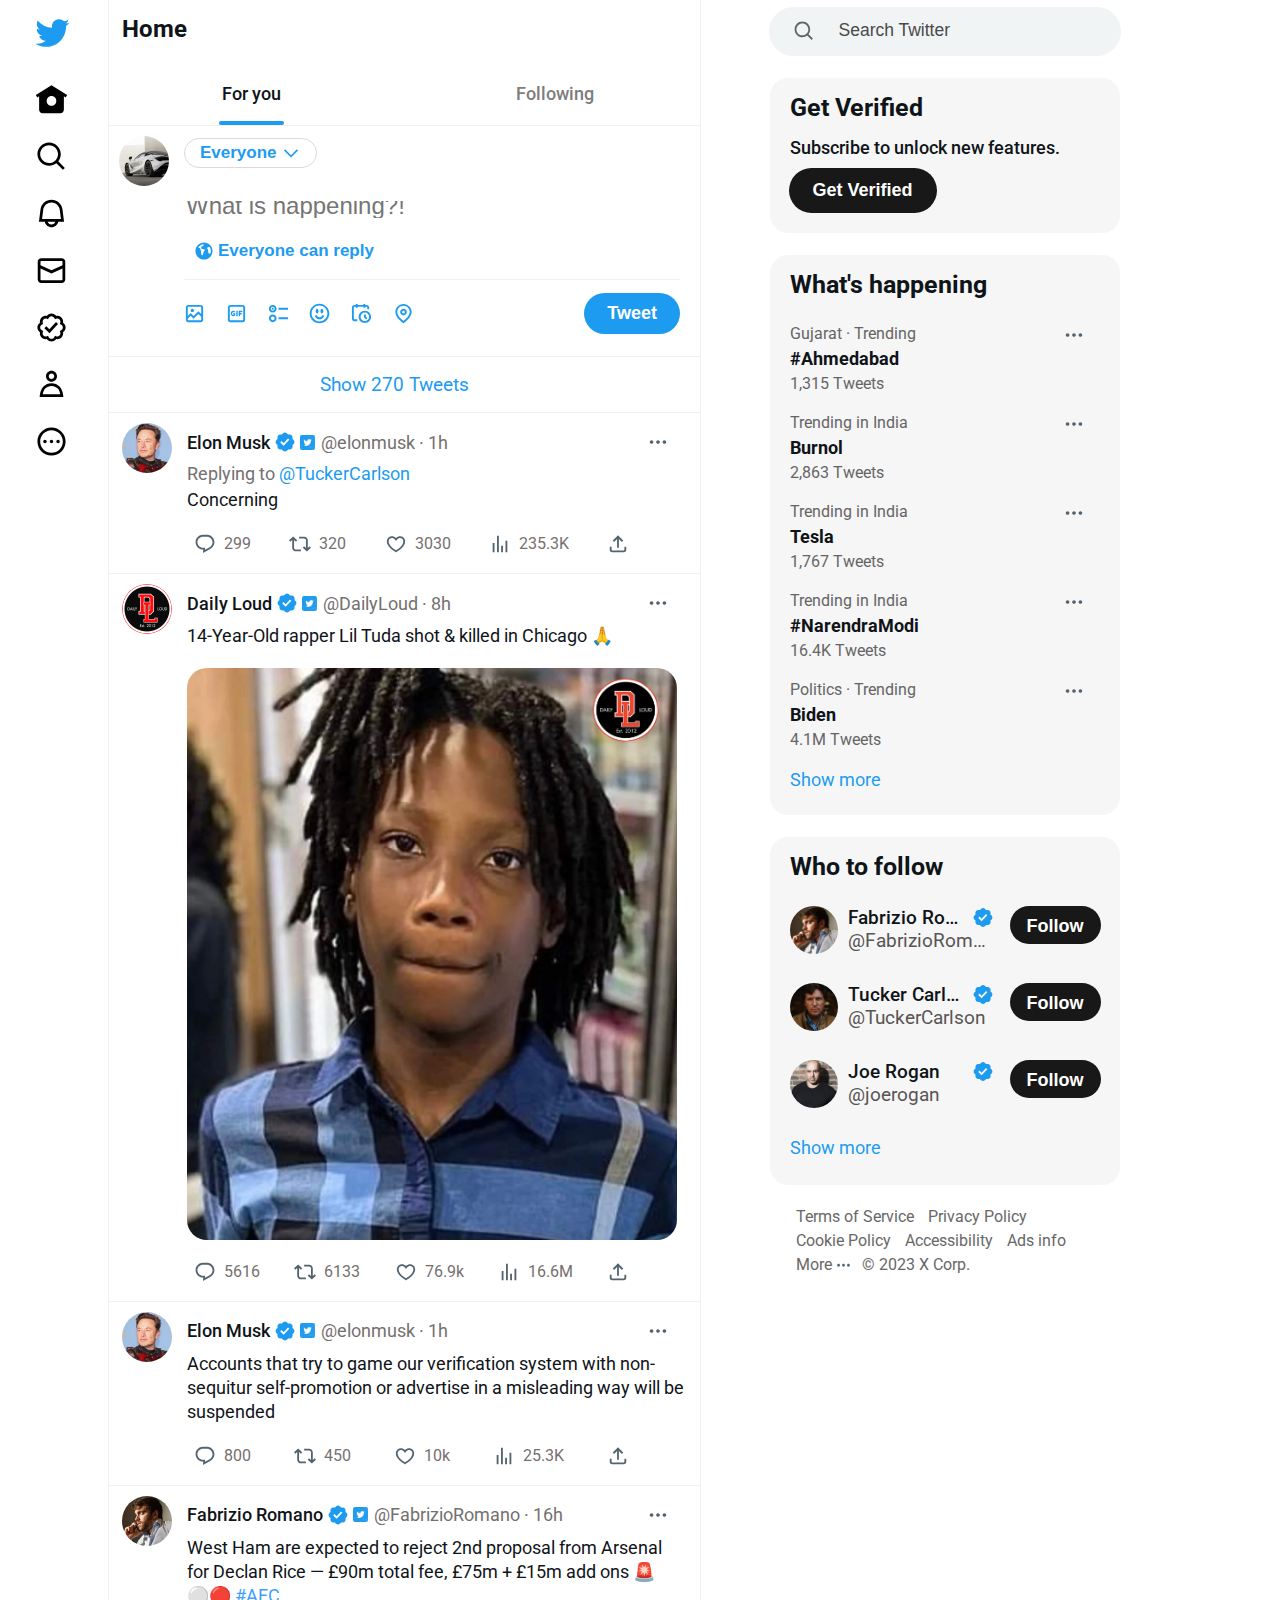
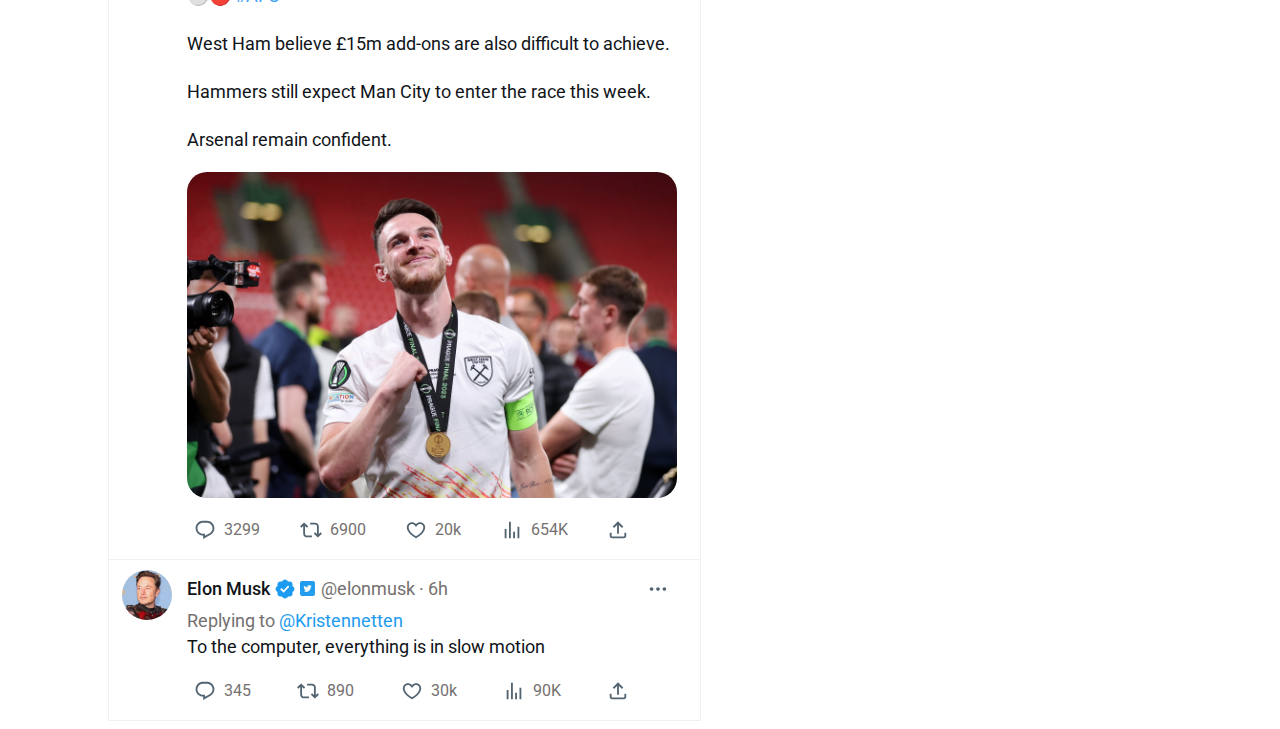
<file: index.html>
<!DOCTYPE html>
<html>
    <head>
        <title>Twitter clone</title>

        <link rel="preconnect" href="https://fonts.googleapis.com">
        <link rel="preconnect" href="https://fonts.gstatic.com" crossorigin>
        <link href="https://fonts.googleapis.com/css2?family=Roboto:wght@400;500;700&display=swap" rel="stylesheet">

        <link rel="stylesheet" href="styles/left-sidebar.css">
        <link rel="stylesheet" href="styles/right-sidebar.css">
        <link rel="stylesheet" href="styles/general.css">
        <link rel="stylesheet" href="styles/home.css">
        <link rel="stylesheet" href="styles/tweet.css">

    </head>
    <body>
        <div class="container">
            <div class="left-sidebar">

                <div class="left-tabs">
                    <div class="bird-icon-container">
                        <svg class="bird-icon" viewBox="0 0 24 24" aria-hidden="true"><g><path d="M23.643 4.937c-.835.37-1.732.62-2.675.733.962-.576 1.7-1.49 2.048-2.578-.9.534-1.897.922-2.958 1.13-.85-.904-2.06-1.47-3.4-1.47-2.572 0-4.658 2.086-4.658 4.66 0 .364.042.718.12 1.06-3.873-.195-7.304-2.05-9.602-4.868-.4.69-.63 1.49-.63 2.342 0 1.616.823 3.043 2.072 3.878-.764-.025-1.482-.234-2.11-.583v.06c0 2.257 1.605 4.14 3.737 4.568-.392.106-.803.162-1.227.162-.3 0-.593-.028-.877-.082.593 1.85 2.313 3.198 4.352 3.234-1.595 1.25-3.604 1.995-5.786 1.995-.376 0-.747-.022-1.112-.065 2.062 1.323 4.51 2.093 7.14 2.093 8.57 0 13.255-7.098 13.255-13.254 0-.2-.005-.402-.014-.602.91-.658 1.7-1.477 2.323-2.41z"></path></g></svg>
    
                    </div>
                    <div class="left-container">
                        <div class="home-svg-container">
                            <svg class="home-svg" viewBox="0 0 24 24" aria-hidden="true"><g><path d="M12 1.696L.622 8.807l1.06 1.696L3 9.679V19.5C3 20.881 4.119 22 5.5 22h13c1.381 0 2.5-1.119 2.5-2.5V9.679l1.318.824 1.06-1.696L12 1.696zM12 16.5c-1.933 0-3.5-1.567-3.5-3.5s1.567-3.5 3.5-3.5 3.5 1.567 3.5 3.5-1.567 3.5-3.5 3.5z"></path></g></svg>
                            
                        </div>
                        <div class="left-tab-name"><strong>Home</strong></div>  
                    </div>
                    <div class="left-container">
                        <div class="home-svg-container">
                            <svg class="home-svg" viewBox="0 0 24 24" aria-hidden="true"><g><path d="M10.25 3.75c-3.59 0-6.5 2.91-6.5 6.5s2.91 6.5 6.5 6.5c1.795 0 3.419-.726 4.596-1.904 1.178-1.177 1.904-2.801 1.904-4.596 0-3.59-2.91-6.5-6.5-6.5zm-8.5 6.5c0-4.694 3.806-8.5 8.5-8.5s8.5 3.806 8.5 8.5c0 1.986-.682 3.815-1.824 5.262l4.781 4.781-1.414 1.414-4.781-4.781c-1.447 1.142-3.276 1.824-5.262 1.824-4.694 0-8.5-3.806-8.5-8.5z"></path></g></svg>
                            
                        </div>
                        <div class="left-tab-name">Explore</div>  
                    </div>
                    <div class="left-container">
                        <div class="home-svg-container">
                            <svg class="home-svg" viewBox="0 0 24 24" aria-hidden="true"><g><path d="M19.993 9.042C19.48 5.017 16.054 2 11.996 2s-7.49 3.021-7.999 7.051L2.866 18H7.1c.463 2.282 2.481 4 4.9 4s4.437-1.718 4.9-4h4.236l-1.143-8.958zM12 20c-1.306 0-2.417-.835-2.829-2h5.658c-.412 1.165-1.523 2-2.829 2zm-6.866-4l.847-6.698C6.364 6.272 8.941 4 11.996 4s5.627 2.268 6.013 5.295L18.864 16H5.134z"></path></g></svg>
                            
                        </div>
                        <div class="left-tab-name">
                            <span class="notification-text">Notifications</span>
                        </div>  
                    </div>
                    <div class="left-container">
                        <div class="home-svg-container">
                            <svg class="home-svg" viewBox="0 0 24 24" aria-hidden="true"><g><path d="M1.998 5.5c0-1.381 1.119-2.5 2.5-2.5h15c1.381 0 2.5 1.119 2.5 2.5v13c0 1.381-1.119 2.5-2.5 2.5h-15c-1.381 0-2.5-1.119-2.5-2.5v-13zm2.5-.5c-.276 0-.5.224-.5.5v2.764l8 3.638 8-3.636V5.5c0-.276-.224-.5-.5-.5h-15zm15.5 5.463l-8 3.636-8-3.638V18.5c0 .276.224.5.5.5h15c.276 0 .5-.224.5-.5v-8.037z"></path></g></svg>
                            
                        </div>
                        <div class="left-tab-name">Messages</div>  
                    </div>
                    <div class="left-container">
                        <div class="home-svg-container">
                            <svg class="home-svg" viewBox="0 0 24 24" aria-hidden="true"><g><path d="M8.52 3.59c.8-1.1 2.04-1.84 3.48-1.84s2.68.74 3.49 1.84c1.34-.21 2.74.14 3.76 1.16s1.37 2.42 1.16 3.77c1.1.8 1.84 2.04 1.84 3.48s-.74 2.68-1.84 3.48c.21 1.34-.14 2.75-1.16 3.77s-2.42 1.37-3.76 1.16c-.8 1.1-2.05 1.84-3.49 1.84s-2.68-.74-3.48-1.84c-1.34.21-2.75-.14-3.77-1.16-1.01-1.02-1.37-2.42-1.16-3.77-1.09-.8-1.84-2.04-1.84-3.48s.75-2.68 1.84-3.48c-.21-1.35.14-2.75 1.16-3.77s2.43-1.37 3.77-1.16zm3.48.16c-.85 0-1.66.53-2.12 1.43l-.38.77-.82-.27c-.96-.32-1.91-.12-2.51.49-.6.6-.8 1.54-.49 2.51l.27.81-.77.39c-.9.46-1.43 1.27-1.43 2.12s.53 1.66 1.43 2.12l.77.39-.27.81c-.31.97-.11 1.91.49 2.51.6.61 1.55.81 2.51.49l.82-.27.38.77c.46.9 1.27 1.43 2.12 1.43s1.66-.53 2.12-1.43l.39-.77.82.27c.96.32 1.9.12 2.51-.49.6-.6.8-1.55.48-2.51l-.26-.81.76-.39c.91-.46 1.43-1.27 1.43-2.12s-.52-1.66-1.43-2.12l-.77-.39.27-.81c.32-.97.12-1.91-.48-2.51-.61-.61-1.55-.81-2.51-.49l-.82.27-.39-.77c-.46-.9-1.27-1.43-2.12-1.43zm4.74 5.68l-6.2 6.77-3.74-3.74 1.41-1.42 2.26 2.26 4.8-5.23 1.47 1.36z"></path></g></svg>
                            
                        </div>
                        <div class="left-tab-name">Verified</div>  
                    </div>
                    <div class="left-container">
                        <div class="home-svg-container">
                            <svg class="home-svg" viewBox="0 0 24 24" aria-hidden="true"><g><path d="M5.651 19h12.698c-.337-1.8-1.023-3.21-1.945-4.19C15.318 13.65 13.838 13 12 13s-3.317.65-4.404 1.81c-.922.98-1.608 2.39-1.945 4.19zm.486-5.56C7.627 11.85 9.648 11 12 11s4.373.85 5.863 2.44c1.477 1.58 2.366 3.8 2.632 6.46l.11 1.1H3.395l.11-1.1c.266-2.66 1.155-4.88 2.632-6.46zM12 4c-1.105 0-2 .9-2 2s.895 2 2 2 2-.9 2-2-.895-2-2-2zM8 6c0-2.21 1.791-4 4-4s4 1.79 4 4-1.791 4-4 4-4-1.79-4-4z"></path></g></svg>
                            
                        </div>
                        <div class="left-tab-name">Profile</div>  
                    </div>
                    <div class="left-container">
                        <div class="home-svg-container">
                            <svg class="home-svg" viewBox="0 0 24 24" aria-hidden="true"><g><path d="M3.75 12c0-4.56 3.69-8.25 8.25-8.25s8.25 3.69 8.25 8.25-3.69 8.25-8.25 8.25S3.75 16.56 3.75 12zM12 1.75C6.34 1.75 1.75 6.34 1.75 12S6.34 22.25 12 22.25 22.25 17.66 22.25 12 17.66 1.75 12 1.75zm-4.75 11.5c.69 0 1.25-.56 1.25-1.25s-.56-1.25-1.25-1.25S6 11.31 6 12s.56 1.25 1.25 1.25zm9.5 0c.69 0 1.25-.56 1.25-1.25s-.56-1.25-1.25-1.25-1.25.56-1.25 1.25.56 1.25 1.25 1.25zM13.25 12c0 .69-.56 1.25-1.25 1.25s-1.25-.56-1.25-1.25.56-1.25 1.25-1.25 1.25.56 1.25 1.25z"></path></g></svg>
                            
                        </div>
                        <div class="left-tab-name">More</div>  
                    </div>
    
                </div>
                
                <button class="left-tweet-button">
                    Tweet
                </button>
    
                <div class="left-profile">
                    <div><img class="profile-image" src="user-pic/my-pic.jpg"></div>
                    <div class="left-profile-text">
                        <div class="left-profile-name">Garvish Tayal</div>
                        <div class="left-profile-address">&#64;GarvishTayal</div>
                    </div>
                    <div>
                        <svg class="tweet-icon" xmlns="http://www.w3.org/2000/svg" fill="rgb(83, 100, 113)" viewBox="0 0 24 24" aria-hidden="true"><g><path d="M3 12c0-1.1.9-2 2-2s2 .9 2 2-.9 2-2 2-2-.9-2-2zm9 2c1.1 0 2-.9 2-2s-.9-2-2-2-2 .9-2 2 .9 2 2 2zm7 0c1.1 0 2-.9 2-2s-.9-2-2-2-2 .9-2 2 .9 2 2 2z"></path></g></svg>
    
                    </div>
                </div>
    
            </div>
            <div class="home-tab">
                <div class="home">
                    <div class="home-text">Home</div>
                    <div class="home-tabs">
                        <p class ="for-you">For you</p>
                        <p  class ="following">Following</p>
                    </div>
                    <div class="border"> </div>
                </div>
                <div class="my-tweet">
                    <div class="tweet-user">
                        <img class="profile-image" src="user-pic/my-pic.jpg">
                        <button class="who-can-see-button">
                            Everyone
                            <img class="pull-down-arrow-image" src="icons/pull-down-arrow.svg">
                        </button>
                    </div>
                    <input class="message" placeholder="What is happening?!"/>
                    <div class="who-can-reply">
                        <button class="who-can-reply-button">
                            <img class="globe-image" src="icons/globe.svg">
                            Everyone can reply
                        </button>
                    </div>
                    <div class="tweet-editor">
                        <div class="tool-kit">
                            <img class="media-image" src="icons/media.svg">
                            <img class="gif-image" src="icons/gif.svg">
                            <img class="poll-image" src="icons/poll.svg">
                            <img class="emoji-image" src="icons/emoji.svg">
                            <img class="schedule-image" src="icons/schedule.svg">
                            <img class="location-image" src="icons/location.svg">
                            </div>
                            <button class="tweet-button">Tweet</button>
                    </div>
                </div>
                <div class="no-of-tweets">
                    Show 270 Tweets
                </div>
                <div class="tweet">
                    <div class="tweet-format">
                        <img class="user-image" src="user-pic/user-1.jpg">
                        <div class="tweet-container">
                            <div class="user-detail">
                                <div class="user-detail-container">
                                    <p class="user-name">Elon Musk</p>
                                    <img class = "verify-tick" src="icons/verify-tick.svg">
                                    <img class="twitter-bird" src="icons/twitter-bird.jpg">
                                    <div class="tweet-info">&#64;elonmusk &#183; <span class="tweet-time">1h</span></div>
                                </div>
                                <div class="three-dot-container">
                                    <svg class="tweet-icon" xmlns="http://www.w3.org/2000/svg" fill="rgb(83, 100, 113)" viewBox="0 0 24 24" aria-hidden="true" class="r-4qtqp9 r-yyyyoo r-1xvli5t r-dnmrzs r-bnwqim r-1plcrui r-lrvibr r-1hdv0qi"><g><path d="M3 12c0-1.1.9-2 2-2s2 .9 2 2-.9 2-2 2-2-.9-2-2zm9 2c1.1 0 2-.9 2-2s-.9-2-2-2-2 .9-2 2 .9 2 2 2zm7 0c1.1 0 2-.9 2-2s-.9-2-2-2-2 .9-2 2 .9 2 2 2z"></path></g></svg>

                                </div>
                            </div>
                            <div class="tweet-reply-detail">
                                Replying to <span class="reply-user-name">&#64;TuckerCarlson</span>
                            </div>
                            <div class="content">
                                Concerning
                            </div>
                            <div class="tweet-stats">
                                <div class="stats-container-comment">
                                    <div class="icon-container">
                                        <svg class="tweet-icon" xmlns="http://www.w3.org/2000/svg" fill="rgb(83, 100, 113)" viewBox="0 0 24 24" aria-hidden="true" class="r-4qtqp9 r-yyyyoo r-1xvli5t r-dnmrzs r-bnwqim r-1plcrui r-lrvibr r-1hdv0qi"><g><path d="M1.751 10c0-4.42 3.584-8 8.005-8h4.366c4.49 0 8.129 3.64 8.129 8.13 0 2.96-1.607 5.68-4.196 7.11l-8.054 4.46v-3.69h-.067c-4.49.1-8.183-3.51-8.183-8.01zm8.005-6c-3.317 0-6.005 2.69-6.005 6 0 3.37 2.77 6.08 6.138 6.01l.351-.01h1.761v2.3l5.087-2.81c1.951-1.08 3.163-3.13 3.163-5.36 0-3.39-2.744-6.13-6.129-6.13H9.756z"></path></g></svg>

                                    </div>
                                    <span class="stats-value">299</span>
                                </div>
                                <div class="stats-container-retweet">
                                    <div class="icon-container">
                                        <svg class="tweet-icon" xmlns="http://www.w3.org/2000/svg" fill="rgb(83, 100, 113)" viewBox="0 0 24 24" aria-hidden="true" class="r-4qtqp9 r-yyyyoo r-1xvli5t r-dnmrzs r-bnwqim r-1plcrui r-lrvibr r-1hdv0qi"><g><path d="M4.5 3.88l4.432 4.14-1.364 1.46L5.5 7.55V16c0 1.1.896 2 2 2H13v2H7.5c-2.209 0-4-1.79-4-4V7.55L1.432 9.48.068 8.02 4.5 3.88zM16.5 6H11V4h5.5c2.209 0 4 1.79 4 4v8.45l2.068-1.93 1.364 1.46-4.432 4.14-4.432-4.14 1.364-1.46 2.068 1.93V8c0-1.1-.896-2-2-2z"></path></g></svg>

                                    </div>
                                    <span class="stats-value">320</span>
                                </div>
                                <div class="stats-container-like">
                                    <div class="icon-container">
                                        <svg class="tweet-icon" xmlns="http://www.w3.org/2000/svg" fill="rgb(83, 100, 113)" viewBox="0 0 24 24" aria-hidden="true" class="r-4qtqp9 r-yyyyoo r-1xvli5t r-dnmrzs r-bnwqim r-1plcrui r-lrvibr r-1hdv0qi"><g><path d="M16.697 5.5c-1.222-.06-2.679.51-3.89 2.16l-.805 1.09-.806-1.09C9.984 6.01 8.526 5.44 7.304 5.5c-1.243.07-2.349.78-2.91 1.91-.552 1.12-.633 2.78.479 4.82 1.074 1.97 3.257 4.27 7.129 6.61 3.87-2.34 6.052-4.64 7.126-6.61 1.111-2.04 1.03-3.7.477-4.82-.561-1.13-1.666-1.84-2.908-1.91zm4.187 7.69c-1.351 2.48-4.001 5.12-8.379 7.67l-.503.3-.504-.3c-4.379-2.55-7.029-5.19-8.382-7.67-1.36-2.5-1.41-4.86-.514-6.67.887-1.79 2.647-2.91 4.601-3.01 1.651-.09 3.368.56 4.798 2.01 1.429-1.45 3.146-2.1 4.796-2.01 1.954.1 3.714 1.22 4.601 3.01.896 1.81.846 4.17-.514 6.67z"></path></g></svg>

                                    </div>
                                    <span class="stats-value">3030</span>
                                </div>
                                <div class="stats-container-view">
                                    <div class="icon-container">
                                        <svg class="tweet-icon" xmlns="http://www.w3.org/2000/svg" fill="rgb(83, 100, 113)" viewBox="0 0 24 24" aria-hidden="true" class="r-4qtqp9 r-yyyyoo r-1xvli5t r-dnmrzs r-bnwqim r-1plcrui r-lrvibr r-1hdv0qi"><g><path d="M8.75 21V3h2v18h-2zM18 21V8.5h2V21h-2zM4 21l.004-10h2L6 21H4zm9.248 0v-7h2v7h-2z"></path></g></svg>

                                    </div>
                                    <span class="stats-value">235.3K</span>
                                </div>
                                <div class="stats-container-share">
                                    <div class="icon-container">
                                        <svg class="tweet-icon" xmlns="http://www.w3.org/2000/svg" fill="rgb(83, 100, 113)" viewBox="0 0 24 24" aria-hidden="true" class="r-4qtqp9 r-yyyyoo r-1xvli5t r-dnmrzs r-bnwqim r-1plcrui r-lrvibr r-1hdv0qi"><g><path d="M12 2.59l5.7 5.7-1.41 1.42L13 6.41V16h-2V6.41l-3.3 3.3-1.41-1.42L12 2.59zM21 15l-.02 3.51c0 1.38-1.12 2.49-2.5 2.49H5.5C4.11 21 3 19.88 3 18.5V15h2v3.5c0 .28.22.5.5.5h12.98c.28 0 .5-.22.5-.5L19 15h2z"></path></g></svg>

                                    </div>
                                </div>
                            </div>
                        </div>
                    </div>
                    <div class="tweet-format">
                        <img class="user-image" src="user-pic/user-2.jpg">
                        <div class="tweet-container">
                            <div class="user-detail">
                                <div class="user-detail-container">
                                    <p class="user-name">Daily Loud</p>
                                    <img class = "verify-tick" src="icons/verify-tick.svg">
                                    <img class="twitter-bird" src="icons/twitter-bird.jpg">
                                    <div class="tweet-info">&#64;DailyLoud &#183; <span class="tweet-time">8h</span></div>
                                </div>
                                <div class="three-dot-container">
                                    <svg class="tweet-icon" xmlns="http://www.w3.org/2000/svg" fill="rgb(83, 100, 113)" viewBox="0 0 24 24" aria-hidden="true" class="r-4qtqp9 r-yyyyoo r-1xvli5t r-dnmrzs r-bnwqim r-1plcrui r-lrvibr r-1hdv0qi"><g><path d="M3 12c0-1.1.9-2 2-2s2 .9 2 2-.9 2-2 2-2-.9-2-2zm9 2c1.1 0 2-.9 2-2s-.9-2-2-2-2 .9-2 2 .9 2 2 2zm7 0c1.1 0 2-.9 2-2s-.9-2-2-2-2 .9-2 2 .9 2 2 2z"></path></g></svg>

                                </div>
                            </div><!--
                            <div class="tweet-reply-detail">
                                Replying to <span class="reply-user-name">&#64;TuckerCarlson</span>
                            </div>-->
                            <div class="content">
                                14-Year-Old rapper Lil Tuda shot & killed in Chicago 🙏
                            </div>
                            <img class="content-image" src="content/tweet-2.png">
                            <div class="tweet-stats">
                                <div class="stats-container-comment">
                                    <div class="icon-container">
                                        <svg class="tweet-icon" xmlns="http://www.w3.org/2000/svg" fill="rgb(83, 100, 113)" viewBox="0 0 24 24" aria-hidden="true" class="r-4qtqp9 r-yyyyoo r-1xvli5t r-dnmrzs r-bnwqim r-1plcrui r-lrvibr r-1hdv0qi"><g><path d="M1.751 10c0-4.42 3.584-8 8.005-8h4.366c4.49 0 8.129 3.64 8.129 8.13 0 2.96-1.607 5.68-4.196 7.11l-8.054 4.46v-3.69h-.067c-4.49.1-8.183-3.51-8.183-8.01zm8.005-6c-3.317 0-6.005 2.69-6.005 6 0 3.37 2.77 6.08 6.138 6.01l.351-.01h1.761v2.3l5.087-2.81c1.951-1.08 3.163-3.13 3.163-5.36 0-3.39-2.744-6.13-6.129-6.13H9.756z"></path></g></svg>

                                    </div>
                                    <span class="stats-value">5616</span>
                                </div>
                                <div class="stats-container-retweet">
                                    <div class="icon-container">
                                        <svg class="tweet-icon" xmlns="http://www.w3.org/2000/svg" fill="rgb(83, 100, 113)" viewBox="0 0 24 24" aria-hidden="true" class="r-4qtqp9 r-yyyyoo r-1xvli5t r-dnmrzs r-bnwqim r-1plcrui r-lrvibr r-1hdv0qi"><g><path d="M4.5 3.88l4.432 4.14-1.364 1.46L5.5 7.55V16c0 1.1.896 2 2 2H13v2H7.5c-2.209 0-4-1.79-4-4V7.55L1.432 9.48.068 8.02 4.5 3.88zM16.5 6H11V4h5.5c2.209 0 4 1.79 4 4v8.45l2.068-1.93 1.364 1.46-4.432 4.14-4.432-4.14 1.364-1.46 2.068 1.93V8c0-1.1-.896-2-2-2z"></path></g></svg>

                                    </div>
                                    <span class="stats-value">6133</span>
                                </div>
                                <div class="stats-container-like">
                                    <div class="icon-container">
                                        <svg class="tweet-icon" xmlns="http://www.w3.org/2000/svg" fill="rgb(83, 100, 113)" viewBox="0 0 24 24" aria-hidden="true" class="r-4qtqp9 r-yyyyoo r-1xvli5t r-dnmrzs r-bnwqim r-1plcrui r-lrvibr r-1hdv0qi"><g><path d="M16.697 5.5c-1.222-.06-2.679.51-3.89 2.16l-.805 1.09-.806-1.09C9.984 6.01 8.526 5.44 7.304 5.5c-1.243.07-2.349.78-2.91 1.91-.552 1.12-.633 2.78.479 4.82 1.074 1.97 3.257 4.27 7.129 6.61 3.87-2.34 6.052-4.64 7.126-6.61 1.111-2.04 1.03-3.7.477-4.82-.561-1.13-1.666-1.84-2.908-1.91zm4.187 7.69c-1.351 2.48-4.001 5.12-8.379 7.67l-.503.3-.504-.3c-4.379-2.55-7.029-5.19-8.382-7.67-1.36-2.5-1.41-4.86-.514-6.67.887-1.79 2.647-2.91 4.601-3.01 1.651-.09 3.368.56 4.798 2.01 1.429-1.45 3.146-2.1 4.796-2.01 1.954.1 3.714 1.22 4.601 3.01.896 1.81.846 4.17-.514 6.67z"></path></g></svg>

                                    </div>
                                    <span class="stats-value">76.9k</span>
                                </div>
                                <div class="stats-container-view">
                                    <div class="icon-container">
                                        <svg class="tweet-icon" xmlns="http://www.w3.org/2000/svg" fill="rgb(83, 100, 113)" viewBox="0 0 24 24" aria-hidden="true" class="r-4qtqp9 r-yyyyoo r-1xvli5t r-dnmrzs r-bnwqim r-1plcrui r-lrvibr r-1hdv0qi"><g><path d="M8.75 21V3h2v18h-2zM18 21V8.5h2V21h-2zM4 21l.004-10h2L6 21H4zm9.248 0v-7h2v7h-2z"></path></g></svg>

                                    </div>
                                    <span class="stats-value">16.6M</span>
                                </div>
                                <div class="stats-container-share">
                                    <div class="icon-container">
                                        <svg class="tweet-icon" xmlns="http://www.w3.org/2000/svg" fill="rgb(83, 100, 113)" viewBox="0 0 24 24" aria-hidden="true" class="r-4qtqp9 r-yyyyoo r-1xvli5t r-dnmrzs r-bnwqim r-1plcrui r-lrvibr r-1hdv0qi"><g><path d="M12 2.59l5.7 5.7-1.41 1.42L13 6.41V16h-2V6.41l-3.3 3.3-1.41-1.42L12 2.59zM21 15l-.02 3.51c0 1.38-1.12 2.49-2.5 2.49H5.5C4.11 21 3 19.88 3 18.5V15h2v3.5c0 .28.22.5.5.5h12.98c.28 0 .5-.22.5-.5L19 15h2z"></path></g></svg>

                                    </div>
                                </div>
                            </div>
                        </div>
                    </div>
                    <div class="tweet-format">
                        <img class="user-image" src="user-pic/user-1.jpg">
                        <div class="tweet-container">
                            <div class="user-detail">
                                <div class="user-detail-container">
                                    <p class="user-name">Elon Musk</p>
                                    <img class = "verify-tick" src="icons/verify-tick.svg">
                                    <img class="twitter-bird" src="icons/twitter-bird.jpg">
                                    <div class="tweet-info">&#64;elonmusk &#183; <span class="tweet-time">1h</span></div>
                                </div>
                                <div class="three-dot-container">
                                    <svg class="tweet-icon" xmlns="http://www.w3.org/2000/svg" fill="rgb(83, 100, 113)" viewBox="0 0 24 24" aria-hidden="true" class="r-4qtqp9 r-yyyyoo r-1xvli5t r-dnmrzs r-bnwqim r-1plcrui r-lrvibr r-1hdv0qi"><g><path d="M3 12c0-1.1.9-2 2-2s2 .9 2 2-.9 2-2 2-2-.9-2-2zm9 2c1.1 0 2-.9 2-2s-.9-2-2-2-2 .9-2 2 .9 2 2 2zm7 0c1.1 0 2-.9 2-2s-.9-2-2-2-2 .9-2 2 .9 2 2 2z"></path></g></svg>

                                </div>
                            </div>
                            <div class="content">
                                Accounts that try to game our verification system with non-sequitur self-promotion or advertise in a misleading way will be suspended

                            </div>
                            <div class="tweet-stats">
                                <div class="stats-container-comment">
                                    <div class="icon-container">
                                        <svg class="tweet-icon" xmlns="http://www.w3.org/2000/svg" fill="rgb(83, 100, 113)" viewBox="0 0 24 24" aria-hidden="true" class="r-4qtqp9 r-yyyyoo r-1xvli5t r-dnmrzs r-bnwqim r-1plcrui r-lrvibr r-1hdv0qi"><g><path d="M1.751 10c0-4.42 3.584-8 8.005-8h4.366c4.49 0 8.129 3.64 8.129 8.13 0 2.96-1.607 5.68-4.196 7.11l-8.054 4.46v-3.69h-.067c-4.49.1-8.183-3.51-8.183-8.01zm8.005-6c-3.317 0-6.005 2.69-6.005 6 0 3.37 2.77 6.08 6.138 6.01l.351-.01h1.761v2.3l5.087-2.81c1.951-1.08 3.163-3.13 3.163-5.36 0-3.39-2.744-6.13-6.129-6.13H9.756z"></path></g></svg>

                                    </div>
                                    <span class="stats-value">800</span>
                                </div>
                                <div class="stats-container-retweet">
                                    <div class="icon-container">
                                        <svg class="tweet-icon" xmlns="http://www.w3.org/2000/svg" fill="rgb(83, 100, 113)" viewBox="0 0 24 24" aria-hidden="true" class="r-4qtqp9 r-yyyyoo r-1xvli5t r-dnmrzs r-bnwqim r-1plcrui r-lrvibr r-1hdv0qi"><g><path d="M4.5 3.88l4.432 4.14-1.364 1.46L5.5 7.55V16c0 1.1.896 2 2 2H13v2H7.5c-2.209 0-4-1.79-4-4V7.55L1.432 9.48.068 8.02 4.5 3.88zM16.5 6H11V4h5.5c2.209 0 4 1.79 4 4v8.45l2.068-1.93 1.364 1.46-4.432 4.14-4.432-4.14 1.364-1.46 2.068 1.93V8c0-1.1-.896-2-2-2z"></path></g></svg>

                                    </div>
                                    <span class="stats-value">450</span>
                                </div>
                                <div class="stats-container-like">
                                    <div class="icon-container">
                                        <svg class="tweet-icon" xmlns="http://www.w3.org/2000/svg" fill="rgb(83, 100, 113)" viewBox="0 0 24 24" aria-hidden="true" class="r-4qtqp9 r-yyyyoo r-1xvli5t r-dnmrzs r-bnwqim r-1plcrui r-lrvibr r-1hdv0qi"><g><path d="M16.697 5.5c-1.222-.06-2.679.51-3.89 2.16l-.805 1.09-.806-1.09C9.984 6.01 8.526 5.44 7.304 5.5c-1.243.07-2.349.78-2.91 1.91-.552 1.12-.633 2.78.479 4.82 1.074 1.97 3.257 4.27 7.129 6.61 3.87-2.34 6.052-4.64 7.126-6.61 1.111-2.04 1.03-3.7.477-4.82-.561-1.13-1.666-1.84-2.908-1.91zm4.187 7.69c-1.351 2.48-4.001 5.12-8.379 7.67l-.503.3-.504-.3c-4.379-2.55-7.029-5.19-8.382-7.67-1.36-2.5-1.41-4.86-.514-6.67.887-1.79 2.647-2.91 4.601-3.01 1.651-.09 3.368.56 4.798 2.01 1.429-1.45 3.146-2.1 4.796-2.01 1.954.1 3.714 1.22 4.601 3.01.896 1.81.846 4.17-.514 6.67z"></path></g></svg>

                                    </div>
                                    <span class="stats-value">10k</span>
                                </div>
                                <div class="stats-container-view">
                                    <div class="icon-container">
                                        <svg class="tweet-icon" xmlns="http://www.w3.org/2000/svg" fill="rgb(83, 100, 113)" viewBox="0 0 24 24" aria-hidden="true" class="r-4qtqp9 r-yyyyoo r-1xvli5t r-dnmrzs r-bnwqim r-1plcrui r-lrvibr r-1hdv0qi"><g><path d="M8.75 21V3h2v18h-2zM18 21V8.5h2V21h-2zM4 21l.004-10h2L6 21H4zm9.248 0v-7h2v7h-2z"></path></g></svg>

                                    </div>
                                    <span class="stats-value">25.3K</span>
                                </div>
                                <div class="stats-container-share">
                                    <div class="icon-container">
                                        <svg class="tweet-icon" xmlns="http://www.w3.org/2000/svg" fill="rgb(83, 100, 113)" viewBox="0 0 24 24" aria-hidden="true" class="r-4qtqp9 r-yyyyoo r-1xvli5t r-dnmrzs r-bnwqim r-1plcrui r-lrvibr r-1hdv0qi"><g><path d="M12 2.59l5.7 5.7-1.41 1.42L13 6.41V16h-2V6.41l-3.3 3.3-1.41-1.42L12 2.59zM21 15l-.02 3.51c0 1.38-1.12 2.49-2.5 2.49H5.5C4.11 21 3 19.88 3 18.5V15h2v3.5c0 .28.22.5.5.5h12.98c.28 0 .5-.22.5-.5L19 15h2z"></path></g></svg>

                                    </div>
                                </div>
                            </div>
                        </div>
                    </div>
                    <div class="tweet-format">
                        <img class="user-image" src="user-pic/right-user-1.jpg">
                        <div class="tweet-container">
                            <div class="user-detail">
                                <div class="user-detail-container">
                                    <p class="user-name">Fabrizio Romano</p>
                                    <img class = "verify-tick" src="icons/verify-tick.svg">
                                    <img class="twitter-bird" src="icons/twitter-bird.jpg">
                                    <div class="tweet-info">&#64;FabrizioRomano &#183; <span class="tweet-time">16h</span></div>
                                </div>
                                <div class="three-dot-container">
                                    <svg class="tweet-icon" xmlns="http://www.w3.org/2000/svg" fill="rgb(83, 100, 113)" viewBox="0 0 24 24" aria-hidden="true" class="r-4qtqp9 r-yyyyoo r-1xvli5t r-dnmrzs r-bnwqim r-1plcrui r-lrvibr r-1hdv0qi"><g><path d="M3 12c0-1.1.9-2 2-2s2 .9 2 2-.9 2-2 2-2-.9-2-2zm9 2c1.1 0 2-.9 2-2s-.9-2-2-2-2 .9-2 2 .9 2 2 2zm7 0c1.1 0 2-.9 2-2s-.9-2-2-2-2 .9-2 2 .9 2 2 2z"></path></g></svg>

                                </div>
                            </div>
                            <div class="content">
                                West Ham are expected to reject 2nd proposal from Arsenal for Declan Rice — £90m total fee, £75m + £15m add ons 🚨⚪️🔴 <span style="color: rgb(62, 159, 255);"> #AFC</span>
                                <br><br>
                                West Ham believe £15m add-ons are also difficult to achieve.
                                <br><br>
                                Hammers still expect Man City to enter the race this week.
                                <br><br>
                                Arsenal remain confident.
                            </div>
                            <img class="content-image" src="content/tweet-4.jpg">
                            <div class="tweet-stats">
                                <div class="stats-container-comment">
                                    <div class="icon-container">
                                        <svg class="tweet-icon" xmlns="http://www.w3.org/2000/svg" fill="rgb(83, 100, 113)" viewBox="0 0 24 24" aria-hidden="true" class="r-4qtqp9 r-yyyyoo r-1xvli5t r-dnmrzs r-bnwqim r-1plcrui r-lrvibr r-1hdv0qi"><g><path d="M1.751 10c0-4.42 3.584-8 8.005-8h4.366c4.49 0 8.129 3.64 8.129 8.13 0 2.96-1.607 5.68-4.196 7.11l-8.054 4.46v-3.69h-.067c-4.49.1-8.183-3.51-8.183-8.01zm8.005-6c-3.317 0-6.005 2.69-6.005 6 0 3.37 2.77 6.08 6.138 6.01l.351-.01h1.761v2.3l5.087-2.81c1.951-1.08 3.163-3.13 3.163-5.36 0-3.39-2.744-6.13-6.129-6.13H9.756z"></path></g></svg>

                                    </div>
                                    <span class="stats-value">3299</span>
                                </div>
                                <div class="stats-container-retweet">
                                    <div class="icon-container">
                                        <svg class="tweet-icon" xmlns="http://www.w3.org/2000/svg" fill="rgb(83, 100, 113)" viewBox="0 0 24 24" aria-hidden="true" class="r-4qtqp9 r-yyyyoo r-1xvli5t r-dnmrzs r-bnwqim r-1plcrui r-lrvibr r-1hdv0qi"><g><path d="M4.5 3.88l4.432 4.14-1.364 1.46L5.5 7.55V16c0 1.1.896 2 2 2H13v2H7.5c-2.209 0-4-1.79-4-4V7.55L1.432 9.48.068 8.02 4.5 3.88zM16.5 6H11V4h5.5c2.209 0 4 1.79 4 4v8.45l2.068-1.93 1.364 1.46-4.432 4.14-4.432-4.14 1.364-1.46 2.068 1.93V8c0-1.1-.896-2-2-2z"></path></g></svg>

                                    </div>
                                    <span class="stats-value">6900</span>
                                </div>
                                <div class="stats-container-like">
                                    <div class="icon-container">
                                        <svg class="tweet-icon" xmlns="http://www.w3.org/2000/svg" fill="rgb(83, 100, 113)" viewBox="0 0 24 24" aria-hidden="true" class="r-4qtqp9 r-yyyyoo r-1xvli5t r-dnmrzs r-bnwqim r-1plcrui r-lrvibr r-1hdv0qi"><g><path d="M16.697 5.5c-1.222-.06-2.679.51-3.89 2.16l-.805 1.09-.806-1.09C9.984 6.01 8.526 5.44 7.304 5.5c-1.243.07-2.349.78-2.91 1.91-.552 1.12-.633 2.78.479 4.82 1.074 1.97 3.257 4.27 7.129 6.61 3.87-2.34 6.052-4.64 7.126-6.61 1.111-2.04 1.03-3.7.477-4.82-.561-1.13-1.666-1.84-2.908-1.91zm4.187 7.69c-1.351 2.48-4.001 5.12-8.379 7.67l-.503.3-.504-.3c-4.379-2.55-7.029-5.19-8.382-7.67-1.36-2.5-1.41-4.86-.514-6.67.887-1.79 2.647-2.91 4.601-3.01 1.651-.09 3.368.56 4.798 2.01 1.429-1.45 3.146-2.1 4.796-2.01 1.954.1 3.714 1.22 4.601 3.01.896 1.81.846 4.17-.514 6.67z"></path></g></svg>

                                    </div>
                                    <span class="stats-value">20k</span>
                                </div>
                                <div class="stats-container-view">
                                    <div class="icon-container">
                                        <svg class="tweet-icon" xmlns="http://www.w3.org/2000/svg" fill="rgb(83, 100, 113)" viewBox="0 0 24 24" aria-hidden="true" class="r-4qtqp9 r-yyyyoo r-1xvli5t r-dnmrzs r-bnwqim r-1plcrui r-lrvibr r-1hdv0qi"><g><path d="M8.75 21V3h2v18h-2zM18 21V8.5h2V21h-2zM4 21l.004-10h2L6 21H4zm9.248 0v-7h2v7h-2z"></path></g></svg>

                                    </div>
                                    <span class="stats-value">654K</span>
                                </div>
                                <div class="stats-container-share">
                                    <div class="icon-container">
                                        <svg class="tweet-icon" xmlns="http://www.w3.org/2000/svg" fill="rgb(83, 100, 113)" viewBox="0 0 24 24" aria-hidden="true" class="r-4qtqp9 r-yyyyoo r-1xvli5t r-dnmrzs r-bnwqim r-1plcrui r-lrvibr r-1hdv0qi"><g><path d="M12 2.59l5.7 5.7-1.41 1.42L13 6.41V16h-2V6.41l-3.3 3.3-1.41-1.42L12 2.59zM21 15l-.02 3.51c0 1.38-1.12 2.49-2.5 2.49H5.5C4.11 21 3 19.88 3 18.5V15h2v3.5c0 .28.22.5.5.5h12.98c.28 0 .5-.22.5-.5L19 15h2z"></path></g></svg>

                                    </div>
                                </div>
                            </div>
                        </div>
                    </div>
                    <div class="tweet-format">
                        <img class="user-image" src="user-pic/user-1.jpg">
                        <div class="tweet-container">
                            <div class="user-detail">
                                <div class="user-detail-container">
                                    <p class="user-name">Elon Musk</p>
                                    <img class = "verify-tick" src="icons/verify-tick.svg">
                                    <img class="twitter-bird" src="icons/twitter-bird.jpg">
                                    <div class="tweet-info">&#64;elonmusk &#183; <span class="tweet-time">6h</span></div>
                                </div>
                                <div class="three-dot-container">
                                    <svg class="tweet-icon" xmlns="http://www.w3.org/2000/svg" fill="rgb(83, 100, 113)" viewBox="0 0 24 24" aria-hidden="true" class="r-4qtqp9 r-yyyyoo r-1xvli5t r-dnmrzs r-bnwqim r-1plcrui r-lrvibr r-1hdv0qi"><g><path d="M3 12c0-1.1.9-2 2-2s2 .9 2 2-.9 2-2 2-2-.9-2-2zm9 2c1.1 0 2-.9 2-2s-.9-2-2-2-2 .9-2 2 .9 2 2 2zm7 0c1.1 0 2-.9 2-2s-.9-2-2-2-2 .9-2 2 .9 2 2 2z"></path></g></svg>

                                </div>
                            </div>
                            <div class="tweet-reply-detail">
                                Replying to <span class="reply-user-name">&#64;Kristennetten</span>
                            </div>
                            <div class="content">
                                To the computer, everything is in slow motion
                            </div>
                            <div class="tweet-stats">
                                <div class="stats-container-comment">
                                    <div class="icon-container">
                                        <svg class="tweet-icon" xmlns="http://www.w3.org/2000/svg" fill="rgb(83, 100, 113)" viewBox="0 0 24 24" aria-hidden="true" class="r-4qtqp9 r-yyyyoo r-1xvli5t r-dnmrzs r-bnwqim r-1plcrui r-lrvibr r-1hdv0qi"><g><path d="M1.751 10c0-4.42 3.584-8 8.005-8h4.366c4.49 0 8.129 3.64 8.129 8.13 0 2.96-1.607 5.68-4.196 7.11l-8.054 4.46v-3.69h-.067c-4.49.1-8.183-3.51-8.183-8.01zm8.005-6c-3.317 0-6.005 2.69-6.005 6 0 3.37 2.77 6.08 6.138 6.01l.351-.01h1.761v2.3l5.087-2.81c1.951-1.08 3.163-3.13 3.163-5.36 0-3.39-2.744-6.13-6.129-6.13H9.756z"></path></g></svg>

                                    </div>
                                    <span class="stats-value">345</span>
                                </div>
                                <div class="stats-container-retweet">
                                    <div class="icon-container">
                                        <svg class="tweet-icon" xmlns="http://www.w3.org/2000/svg" fill="rgb(83, 100, 113)" viewBox="0 0 24 24" aria-hidden="true" class="r-4qtqp9 r-yyyyoo r-1xvli5t r-dnmrzs r-bnwqim r-1plcrui r-lrvibr r-1hdv0qi"><g><path d="M4.5 3.88l4.432 4.14-1.364 1.46L5.5 7.55V16c0 1.1.896 2 2 2H13v2H7.5c-2.209 0-4-1.79-4-4V7.55L1.432 9.48.068 8.02 4.5 3.88zM16.5 6H11V4h5.5c2.209 0 4 1.79 4 4v8.45l2.068-1.93 1.364 1.46-4.432 4.14-4.432-4.14 1.364-1.46 2.068 1.93V8c0-1.1-.896-2-2-2z"></path></g></svg>

                                    </div>
                                    <span class="stats-value">890</span>
                                </div>
                                <div class="stats-container-like">
                                    <div class="icon-container">
                                        <svg class="tweet-icon" xmlns="http://www.w3.org/2000/svg" fill="rgb(83, 100, 113)" viewBox="0 0 24 24" aria-hidden="true" class="r-4qtqp9 r-yyyyoo r-1xvli5t r-dnmrzs r-bnwqim r-1plcrui r-lrvibr r-1hdv0qi"><g><path d="M16.697 5.5c-1.222-.06-2.679.51-3.89 2.16l-.805 1.09-.806-1.09C9.984 6.01 8.526 5.44 7.304 5.5c-1.243.07-2.349.78-2.91 1.91-.552 1.12-.633 2.78.479 4.82 1.074 1.97 3.257 4.27 7.129 6.61 3.87-2.34 6.052-4.64 7.126-6.61 1.111-2.04 1.03-3.7.477-4.82-.561-1.13-1.666-1.84-2.908-1.91zm4.187 7.69c-1.351 2.48-4.001 5.12-8.379 7.67l-.503.3-.504-.3c-4.379-2.55-7.029-5.19-8.382-7.67-1.36-2.5-1.41-4.86-.514-6.67.887-1.79 2.647-2.91 4.601-3.01 1.651-.09 3.368.56 4.798 2.01 1.429-1.45 3.146-2.1 4.796-2.01 1.954.1 3.714 1.22 4.601 3.01.896 1.81.846 4.17-.514 6.67z"></path></g></svg>

                                    </div>
                                    <span class="stats-value">30k</span>
                                </div>
                                <div class="stats-container-view">
                                    <div class="icon-container">
                                        <svg class="tweet-icon" xmlns="http://www.w3.org/2000/svg" fill="rgb(83, 100, 113)" viewBox="0 0 24 24" aria-hidden="true" class="r-4qtqp9 r-yyyyoo r-1xvli5t r-dnmrzs r-bnwqim r-1plcrui r-lrvibr r-1hdv0qi"><g><path d="M8.75 21V3h2v18h-2zM18 21V8.5h2V21h-2zM4 21l.004-10h2L6 21H4zm9.248 0v-7h2v7h-2z"></path></g></svg>

                                    </div>
                                    <span class="stats-value">90K</span>
                                </div>
                                <div class="stats-container-share">
                                    <div class="icon-container">
                                        <svg class="tweet-icon" xmlns="http://www.w3.org/2000/svg" fill="rgb(83, 100, 113)" viewBox="0 0 24 24" aria-hidden="true" class="r-4qtqp9 r-yyyyoo r-1xvli5t r-dnmrzs r-bnwqim r-1plcrui r-lrvibr r-1hdv0qi"><g><path d="M12 2.59l5.7 5.7-1.41 1.42L13 6.41V16h-2V6.41l-3.3 3.3-1.41-1.42L12 2.59zM21 15l-.02 3.51c0 1.38-1.12 2.49-2.5 2.49H5.5C4.11 21 3 19.88 3 18.5V15h2v3.5c0 .28.22.5.5.5h12.98c.28 0 .5-.22.5-.5L19 15h2z"></path></g></svg>

                                    </div>
                                </div>
                            </div>
                        </div>
                    </div>
                </div>
            </div>
            <div class="right-sidebar">
                <div class="right-first">
                    <input class="right-search-bar" type="text"
                    placeholder="Search Twitter">
                    <svg class="right-search-svg" viewBox="0 0 24 24" aria-hidden="true"><g><path d="M10.25 3.75c-3.59 0-6.5 2.91-6.5 6.5s2.91 6.5 6.5 6.5c1.795 0 3.419-.726 4.596-1.904 1.178-1.177 1.904-2.801 1.904-4.596 0-3.59-2.91-6.5-6.5-6.5zm-8.5 6.5c0-4.694 3.806-8.5 8.5-8.5s8.5 3.806 8.5 8.5c0 1.986-.682 3.815-1.824 5.262l4.781 4.781-1.414 1.414-4.781-4.781c-1.447 1.142-3.276 1.824-5.262 1.824-4.694 0-8.5-3.806-8.5-8.5z"></path></g></svg>

                </div>
                <div class="right-second">
                    <div class="right-second-one">Get Verified</div>
                    <div class="right-second-two">Subscribe to unlock new features.</div>
                    <button class="right-second-button">Get Verified</button>
                </div>
                <div class="right-third">
                    <div class="right-second-one">What's happening</div>
                    <div class="trending-block">
                        <div class="trending-name-container">
                            <span class="trending-text">Gujarat · Trending</span>
                            <svg class="tweet-icon" xmlns="http://www.w3.org/2000/svg" fill="rgb(83, 100, 113)" viewBox="0 0 24 24" aria-hidden="true"><g><path d="M3 12c0-1.1.9-2 2-2s2 .9 2 2-.9 2-2 2-2-.9-2-2zm9 2c1.1 0 2-.9 2-2s-.9-2-2-2-2 .9-2 2 .9 2 2 2zm7 0c1.1 0 2-.9 2-2s-.9-2-2-2-2 .9-2 2 .9 2 2 2z"></path></g></svg>
                            
                        </div>
                        
                        <div class="trending-word">#Ahmedabad</div>
                        <div class="trending-text">1,315 Tweets</div>
                    </div>
                    <div class="trending-block">
                        <div class="trending-name-container">
                            <span class="trending-text">Trending in India</span>
                            <svg class="tweet-icon" xmlns="http://www.w3.org/2000/svg" fill="rgb(83, 100, 113)" viewBox="0 0 24 24" aria-hidden="true"><g><path d="M3 12c0-1.1.9-2 2-2s2 .9 2 2-.9 2-2 2-2-.9-2-2zm9 2c1.1 0 2-.9 2-2s-.9-2-2-2-2 .9-2 2 .9 2 2 2zm7 0c1.1 0 2-.9 2-2s-.9-2-2-2-2 .9-2 2 .9 2 2 2z"></path></g></svg>

                        </div>
                        
                        <div class="trending-word">Burnol</div>
                        <div class="trending-text">2,863 Tweets</div>
                    </div>
                    <div class="trending-block">
                        <div class="trending-name-container">
                            <span class="trending-text">Trending in India</span>
                            <svg class="tweet-icon" xmlns="http://www.w3.org/2000/svg" fill="rgb(83, 100, 113)" viewBox="0 0 24 24" aria-hidden="true"><g><path d="M3 12c0-1.1.9-2 2-2s2 .9 2 2-.9 2-2 2-2-.9-2-2zm9 2c1.1 0 2-.9 2-2s-.9-2-2-2-2 .9-2 2 .9 2 2 2zm7 0c1.1 0 2-.9 2-2s-.9-2-2-2-2 .9-2 2 .9 2 2 2z"></path></g></svg>

                        </div>
                        
                        <div class="trending-word">Tesla</div>
                        <div class="trending-text">1,767 Tweets</div>
                    </div>
                    <div class="trending-block">
                        <div class="trending-name-container">
                            <span class="trending-text">Trending in India</span>
                            <svg class="tweet-icon" xmlns="http://www.w3.org/2000/svg" fill="rgb(83, 100, 113)" viewBox="0 0 24 24" aria-hidden="true"><g><path d="M3 12c0-1.1.9-2 2-2s2 .9 2 2-.9 2-2 2-2-.9-2-2zm9 2c1.1 0 2-.9 2-2s-.9-2-2-2-2 .9-2 2 .9 2 2 2zm7 0c1.1 0 2-.9 2-2s-.9-2-2-2-2 .9-2 2 .9 2 2 2z"></path></g></svg>

                        </div>
                        
                        <div class="trending-word">#NarendraModi</div>
                        <div class="trending-text">16.4K Tweets</div>
                    </div>
                    <div class="trending-block">
                        <div class="trending-name-container">
                            <span class="trending-text">Politics · Trending</span>
                            <svg class="tweet-icon" xmlns="http://www.w3.org/2000/svg" fill="rgb(83, 100, 113)" viewBox="0 0 24 24" aria-hidden="true"><g><path d="M3 12c0-1.1.9-2 2-2s2 .9 2 2-.9 2-2 2-2-.9-2-2zm9 2c1.1 0 2-.9 2-2s-.9-2-2-2-2 .9-2 2 .9 2 2 2zm7 0c1.1 0 2-.9 2-2s-.9-2-2-2-2 .9-2 2 .9 2 2 2z"></path></g></svg>

                        </div>
                        
                        <div class="trending-word">Biden</div>
                        <div class="trending-text">4.1M Tweets</div>
                    </div>
                    <div class="right-third-more">
                        Show more
                    </div>
                
                </div>
                <div class="right-fourth">
                    <div class="right-second-one">Who to follow</div>
                    <div class="right-profile">
                        <div>
                            <img class="right-user-1" src="user-pic/right-user-1.jpg">
                        </div>
                        <div>
                            <div class="right-user-name">
                                <div class="left-profile-name">Fabrizio Romano</div>
                                <img class="verify-tick" src="icons/verify-tick.svg">
                            </div>
                            <div class="left-profile-address">@FabrizioRomano</div>
                        </div>
                        <button class="right-follow-button">Follow</button>
                    </div>
                    <div class="right-profile">
                        <div>
                            <img class="right-user-1" src="user-pic/right-user-2.jpg">
                        </div>
                        <div>
                            <div class="right-user-name">
                                <div class="left-profile-name">Tucker Carlson</div>
                                <img class="verify-tick" src="icons/verify-tick.svg">
                            </div>
                            <div class="left-profile-address">@TuckerCarlson</div>
                        </div>
                        <button class="right-follow-button">Follow</button>
                    </div>
                    <div class="right-profile">
                        <div>
                            <img class="right-user-1" src="user-pic/right-user-3.jpg">
                        </div>
                        <div>
                            <div class="right-user-name">
                                <div class="left-profile-name">Joe Rogan</div>
                                <img class="verify-tick" src="icons/verify-tick.svg">
                            </div>
                            <div class="left-profile-address">@joerogan</div>
                        </div>
                        <button class="right-follow-button">Follow</button>
                    </div>
                    <div class="right-third-more">
                        Show more
                    </div>

                </div>
                <div class="right-fifth">
                    <div class="right-fifth-flex">
                        <div class="right-fifth-text">Terms of Service</div>
                        <div class="right-fifth-text">Privacy Policy</div>
                    </div>
                    <div class="right-fifth-flex">
                        <div class="right-fifth-text">Cookie Policy</div>
                        <div class="right-fifth-text">Accessibility</div>
                        <div class="right-fifth-text">Ads info</div>
                    </div>
                    <div class="right-fifth-flex">
                        <div class="right-fifth-text">More</div>
                        <svg class="right-fifth-icon" xmlns="http://www.w3.org/2000/svg" fill="rgb(83, 100, 113)" viewBox="0 0 24 24" aria-hidden="true"><g><path d="M3 12c0-1.1.9-2 2-2s2 .9 2 2-.9 2-2 2-2-.9-2-2zm9 2c1.1 0 2-.9 2-2s-.9-2-2-2-2 .9-2 2 .9 2 2 2zm7 0c1.1 0 2-.9 2-2s-.9-2-2-2-2 .9-2 2 .9 2 2 2z"></path></g></svg>

                        <div class="right-fifth-diff-text">© 2023 X Corp.</div>
                    </div>
                </div>
                
            </div>
        </div>
    </body>
</html>
</file>
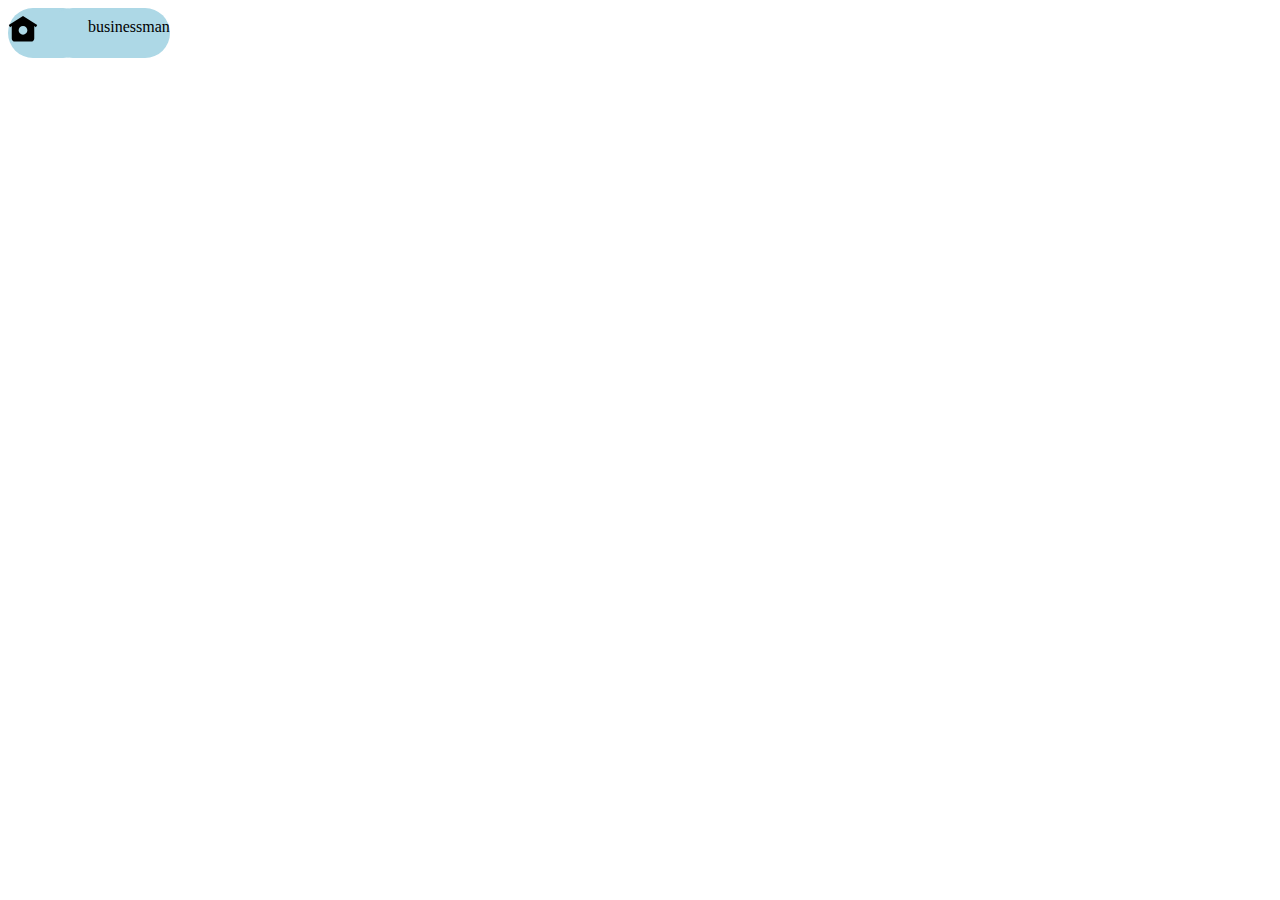
<file: practice.html>
<!DOCTYPE html>
<html>
    <head>
        <title>
            flex practise
        </title>
    </head>
    <body>
        <div style="display: flex;;
        height: 50px;">
            <div style="height: 50px; width: 80px; background-color: lightblue;
            border-radius: 100px; margin-right: 20px;">
                <svg style="width: 30px; margin-top: 6px;"
                 viewBox="0 0 24 24" aria-hidden="true"><g><path d="M12 1.696L.622 8.807l1.06 1.696L3 9.679V19.5C3 20.881 4.119 22 5.5 22h13c1.381 0 2.5-1.119 2.5-2.5V9.679l1.318.824 1.06-1.696L12 1.696zM12 16.5c-1.933 0-3.5-1.567-3.5-3.5s1.567-3.5 3.5-3.5 3.5 1.567 3.5 3.5-1.567 3.5-3.5 3.5z"></path></g></svg>

            </div>
            <div style="display: inline-block; border-radius: 100px; 
            margin-left: -60px; padding-top: 10px; padding-left: 40px;
             background-color: lightblue;"> businessman</div>
        </div>
    </body>
</html>
</file>
<file: styles/left-sidebar.css>
.left-sidebar {
    position: fixed;
    width: 320px;
    top: 0;
    left: 0;
    bottom: 0;
    display: flex;
    flex-direction: column;
    align-items: center;
    overflow-y: scroll;
    background-color: white;
    z-index: 100;
}

.left-tabs {
    display: flex;
    flex-direction: column;
    align-items: flex-start;
    width: 200px;
 
}

.left-container {
    display: flex;
    border-radius: 100px;
    align-items: center;
    cursor: pointer;
    transition: background-color 0.15s;
    
}

.left-container:hover {
    background-color: rgb(245, 242, 242);
}

.bird-icon-container{
    height: 58px;
    padding-left: 14px;
    padding-top: 15px;
}

.home-svg {
    padding: 10px 15px;
}

.left-tab-name {
    padding: 9px 10px;
    padding-right: 40px;
}


.home-svg {
    width: 33px;
}
.bird-icon {
    fill: rgb(29, 155, 240);
    width: 36px;
}


.left-tweet-button {
    font-size: 21px;
    font-weight: 700;
    background-color: rgb(29, 155, 240);
    color: white;
    border: none;
    padding: 19px 76px;
    border-radius: 100px;
    cursor: pointer;
    transition: background-color 0.15s;
    margin-top: 10px;
    margin-left: 15px;
    margin-bottom: 24px;

}

.left-tweet-button:hover {
    background-color: rgb(23, 138, 215);
}

.left-profile {
    display: flex;
    padding: 8px 4px;
    padding-top: 12px;
    padding-bottom: 15px;
    border-radius: 100px;
    cursor: pointer;
    transition: background-color 0.2s;
    height: 45px;
    margin-bottom: 20px;
}

.left-profile:hover {
    background-color: rgb(225, 225, 225);
}

.left-profile-text {
    font-size: 19px;
    margin-left: 10px;
    display: flex;
    flex-direction: column;
    white-space: nowrap;
}

.left-profile-name {
    font-weight: 500;
    width: 95px;
    overflow: hidden;
    text-overflow: ellipsis;
    white-space: nowrap;
}

.left-profile-address {
    color: rgb(89, 85, 85);
    width: 105px;
    overflow: hidden;
    text-overflow: ellipsis;
}

.left-profile .tweet-icon {
    fill: black;
    margin-left: 12px;
    margin-top: 10px;
}
</file>
<file: styles/right-sidebar.css>
.right-sidebar {
    width: 447px;
    display: flex;
    flex-direction: column;
    align-items: center;
    align-self: flex-start;
    margin-bottom: 100px;
    margin-left: 20px;

}

.right-first {
    position: relative;
    margin-top: 7px;
    margin-bottom: 22px;
}

.right-search-bar {
    border-radius: 100px;
    width: 280px;
    height: 47px;
    border: none;
    outline: none;
    padding-left: 70px;
    background-color: rgb(241, 244, 245);
    
}

.right-search-bar::placeholder {
    font-size: 17.5px;
    color: rgb(74, 74, 74);
    
}

.right-search-svg {
    width: 22px;
    position: absolute;
    left: 24px;
    bottom: 14px;
    fill: rgb(101, 100, 100);
}

.right-second, .right-third, .right-fourth {
    background-color: rgb(246, 246, 246);
    width: 350px;
    border-radius: 18px;
    margin-bottom: 22px;
}

.right-second {
    height: 155px;

}

.right-second-one {
    font-size: 25px;
    font-weight: 700;
    padding: 15px 20px;
}

.right-second-two {
    font-size: 18px;
    font-weight: 500;
    margin-bottom: 10px;
    padding-left: 20px;
}

.right-second-button {
    padding: 12px 24px;
    border-radius: 100px;
    border: none;
    outline: none;
    background-color: rgb(24, 24, 24);
    color: white;
    font-size: 18px;
    font-weight: 700;
    transition: background-color 0.15s;
    cursor: pointer;
    margin-left: 19px;
}

.right-second-button:hover {
    background-color: rgb(69, 69, 69);
}

.right-third {
    height: 560px;
}

.trending-block {
    cursor: pointer;
    transition: background-color 0.15s;
    padding: 10px 20px;
}

.trending-block:hover {
    background-color: rgb(235, 234, 234);
}

.trending-name-container {
    display: flex;
    justify-content: space-between;
}

.trending-text {
    font-size: 16px;
    color: rgb(101, 101, 101);
}

.trending-word {
    font-size: 18px;
    font-weight: 700;
    margin-top: 2px;
    margin-bottom: 5px;
}

.right-third-more {
    font-size: 18px;
    color: rgb(29, 155, 240);
    padding: 10px 20px 16px 20px;
    cursor: pointer;
}

.right-third-more:hover {
    background-color: rgb(235, 234, 234);
}

.trending-name-container .tweet-icon {
    border-radius: 100px;
}

.trending-name-container .tweet-icon:hover {
    fill: rgb(29, 155, 240);
    background-color: rgb(202, 225, 241);
}

.right-fourth {
    height: 348px;
}

.right-profile {
    display: flex;
    padding-top: 10px;
    padding-bottom: 15px;
    cursor: pointer;
    transition: background-color 0.15s;
}

.right-profile:hover {
    background-color: rgb(235, 234, 234);
}

.right-user-1 {
    width: 48px;
    border-radius: 100px;
    margin-right: 10px;
    margin-left: 20px;
}

.right-profile .left-profile-name {
    font-size: 19px;
    width: 120px;
}

.right-user-name {
    display: flex;
}

.right-profile .left-profile-address {
    font-size: 19px;
    width: 138px;
}

.right-follow-button {
    height: 30px;
    border: none;
    border-radius: 100px;
    background-color: rgb(24, 24, 24);
    color: white;
    font-size: 18px;
    font-weight: 700;
    padding: 10px 17px;
    padding-bottom: 28px;
    margin-left: 12px;
    cursor: pointer;
    transition: background-color 0.15s;
}

.right-follow-button:hover {
    background-color: rgb(69, 69, 69);
}

.right-fifth {
    display: flex;
    flex-direction: column;
    margin-left: -13px;
}

.right-fifth-text {
    font-size: 16px;
    color: rgb(104, 104, 104);
    margin-right: 14px;
    margin-bottom: 5px;
    cursor: pointer;
}

.right-fifth-icon {
    width: 17px;
    margin-left: -11px;
    margin-bottom: 3.5px;
    margin-right: 10px;
}

.right-fifth-diff-text {
    font-size: 16px;
    color: rgb(104, 104, 104);
    margin-right: 14px;
    margin-bottom: 5px;
    overflow-y: auto;
}

.right-fifth-text:hover {
    text-decoration: underline;
}

.right-fifth-flex {
    display: flex;
}
</file>
<file: styles/general.css>
body {
    padding-left: 315px;
    padding-top: 0;
    margin-top: 0;
    font-family: Roboto, Arial;
    color: rgb(15, 20, 25);
}

p {
    margin-top: 0;
    margin-bottom: 0;
}

.container {
    display: flex;
}

@media (max-width: 1020px) {
    .right-sidebar {
        display: none;
    }
}

@media (max-width: 1300px) {
    .left-tab-name, .left-tweet-button, .left-profile {
        display: none;
    }
    .left-tabs {
        width: 60px;
    }
    .left-sidebar {
        width: 100px;
    }
    body {
        padding-left: 100px;
    }
}
</file>
<file: styles/home.css>
.home-tab {
    display: flex;
    flex-direction: column;
}

.home {
    display: flex;
    flex-direction: column;
    height: 125px;
    border: 1px solid rgb(243, 239, 239);
    border-top: none;
    position: relative;
}

.home-tabs {
    display: flex;
    justify-content: space-between;
    align-items: center;
    font-size: 18px;
    font-weight: 500;
}

.for-you, .following {
    height: 60px;
    margin-top: 0px;
    display: flex; 
    align-items: center;
    justify-content: center;
    flex-shrink: 0;
    transition: background-color 0.15s;
    cursor: pointer;
}


.for-you {
    width: 285px;
}

.for-you:hover {
    background-color: rgb(245, 242, 242);
}

.border {
    position: absolute;
    background-color: rgb(29, 155, 240);
    border: none;
    border-radius: 20px;
    height: 4px;
    width: 65px;
    left: 110px;
    bottom: 0;
}

.following {
    width: 290px;
    color: rgb(127, 124, 124);
}

.following:hover {
    background-color: rgb(245, 242, 242);
}

.home-text {
    padding-left: 13px;
    padding-top: 15px;
    font-weight: 700;
    font-size: 24px;
    padding-bottom: 20px;
    
}

.profile-image {
    width: 50px;
    border-radius: 25px;
    margin-left: 10px;
    cursor: pointer;
}

.profile-image:hover {
    filter: brightness(90%);    
}

.my-tweet {
    display: flex;
    flex-direction: column;
    padding-left: 75px;
    padding-right: 20px;
    border: 1px solid rgb(243, 239, 239);
    margin-top: -1px;
    height: 230px;
}

.globe-image {
    height:20px;
    margin-right: 4px;
}

.who-can-reply-button {
    color: rgb(29, 155, 240);
    font-weight: 700;
    display: flex;
    align-items: center;
    font-size: 17px;
    border: none;
    margin-top: 20px;
    margin-bottom: 15px;
    background-color: white;
    padding: 3px 10px;
    border-radius: 20px;
    cursor: pointer;
    transition: background-color 0.15s;
}

.who-can-reply-button:hover {
    background-color: rgb(224, 236, 255);
}

.who-can-see-button {
    font-size: 17px;
    font-weight: 700;
    color: rgb(29, 155, 240);
    margin-left: 15px;
    padding: 4px 15px;
    border: 1px solid rgb(223, 216, 216);
    border-radius: 20px;
    margin-top: -17px;
    background-color: white;
    cursor: pointer;
    transition: background-color 0.15s;
}

.who-can-see-button:hover {
    background-color: rgb(224, 236, 255);
}

.media-image, .gif-image, .poll-image, .emoji-image,
.schedule-image, .location-image
{
    width: 23px;
    padding: 0px 8px;
    border-radius: 100px;
    cursor: pointer;
    transition: background-color 0.3s;
}

.media-image:hover, .gif-image:hover, .poll-image:hover,
.schedule-image:hover, .location-image:hover,.emoji-image:hover {
    background-color: rgb(224, 236, 255);
}

.pull-down-arrow-image {
    width: 20px;
    vertical-align: top;
}

.tweet-user {
    margin-left: -75px;
    margin-top: 10px;
    display: flex;
    align-items: center;
}

.message {
    outline: none;
    border: none;
    margin-top: 15px;
}

.message::placeholder {
    font-size: 24px;
}

.tool-kit {
    width: 250px;
    display: flex;
    justify-content: space-around;
    margin-left: -10px;
}

.tweet-editor {
    display: flex;
    justify-content: space-between;
    margin-bottom: 30px;
    border-top: 1px solid rgb(243, 239, 239);
    padding-top: 13px;
}

.tweet-button {
    font-size: 18px;
    font-weight: 700;
    background-color: rgb(29, 155, 240);
    color: white;
    border: none;
    padding: 10px 23px;
    border-radius: 100px;
    cursor: pointer;
    transition: background-color 0.15s;

}

.tweet-button:hover {
    background-color: rgb(17, 131, 207);
}

.no-of-tweets {
    font-size: 19px;
    color: rgb(29, 155, 240);
    display: flex;
    justify-content: space-around;
    margin-top: -1px;
    margin-right: 0px ;
    border: 1px solid rgb(243, 239, 239);
    height: 55px;
    align-items: center;
    padding-right: 20px;
    transition: background-color 0.15s;
    cursor: pointer;
}

.no-of-tweets:hover {
    background-color: rgb(245, 242, 242);
}
</file>
<file: styles/tweet.css>
.tweet-format {
    display: flex;
    padding: 14px 13px;
    border: 1px solid rgb(243, 239, 239);
    cursor: pointer;
    transition: background-color 0.3s;
    margin-top: -1px;
}

.tweet-format:hover {
    background-color: rgb(245, 242, 242);
}

.tweet-container {
    display: flex;
    flex-direction: column;
    align-items: first baseline;
    padding-left: 15px;
}

.user-detail {
    display: flex;
    align-items: center;
    width: 500px;
    margin-bottom: 6px;
}

.user-detail-container {
    display: flex;
    align-items: center;
    width: 480px;
}

.tweet-time:hover {
    text-decoration: underline;
}

.tweet-stats {
    display: flex;
    margin-top: 16px;
    justify-content: space-between;
    align-items: center;
    width: 450px;
}

.stats-container-comment:hover .tweet-icon, .stats-container-view:hover
.tweet-icon, .stats-container-share:hover .tweet-icon,
.three-dot-container:hover .tweet-icon{
    fill: rgb(29, 155, 240);
}

.stats-container-like:hover .tweet-icon {
    fill: rgb(232, 51, 121);
}

.stats-container-retweet:hover .tweet-icon {
    fill: rgb(68, 191, 23);
}




.tweet-icon {
    width: 22px;
    margin-right: 15px;
}

.stats-value {
    font-size: 16px;
}

.stats-container-comment, .stats-container-view, .stats-container-like,
.stats-container-retweet, .stats-container-share {
    display: flex;
    align-items: center;
    justify-content: space-between;
    color: rgb(116, 112, 112);
}

.stats-container-comment:hover, .stats-container-view:hover {
    color: rgb(29, 155, 240);
}

.stats-container-comment:hover .icon-container,
.stats-container-view:hover .icon-container
{
    background-color: rgb(202, 225, 241);
}

.three-dot-container {
    padding: 4px 4px;
    padding-left: 6px;
    padding-bottom: 0px;
    width: 26px;
    border-radius: 100px;
    margin-right: 10px;
}

.three-dot-container:hover {
    background-color: rgb(202, 225, 241);
}

.stats-container-retweet:hover .icon-container {
    background-color: rgb(213, 246, 201);
}

.stats-container-retweet:hover .stats-value {
    color: rgb(68, 191, 23);
}

.stats-container-like:hover .stats-value {
    color: rgb(195, 48, 131);
}


.stats-container-like:hover .icon-container {
    background-color: rgb(255, 218, 239);
}

.stats-container-share:hover .icon-container{
    background-color: rgb(202, 225, 241)
}

.icon-container {

    padding-left: 7px;
    padding-right: 0px;
    padding-top: 5px;
    width: 30px;
    border-radius: 100px;
}




.verify-tick {
    width: 22px;
    margin: 0px 4px;
}

.twitter-bird{
    width: 15px;
    height: 15px;
    border-radius: 2px;
    margin-right: 6px;
}

.tweet-info {
    font-size: 18px;
    color: rgb(116, 112, 112);
}

.tweet-reply-detail {
    font-size: 18px;
    color: rgb(116, 112, 112);
    margin-bottom: 4px;
}

.reply-user-name {
    color: rgb(29, 155, 240);
}

.reply-user-name:hover {
    text-decoration: underline;
}

.user-name {
    font-size: 18px;
    font-weight: 500;
}

.user-name:hover {
    text-decoration: underline;
}

.user-image {
    width: 50px;
    border-radius: 25px;
    height: 50px;
    margin-top: -4px;
}

.user-image:hover {
    filter: brightness(90%); 
}

.content {
    font-size: 18px;
    line-height: 24px;
    width: 500px;
}

.content-image {
    width: 490px;
    border-radius: 20px;
    margin-top: 20px;
}
</file>
